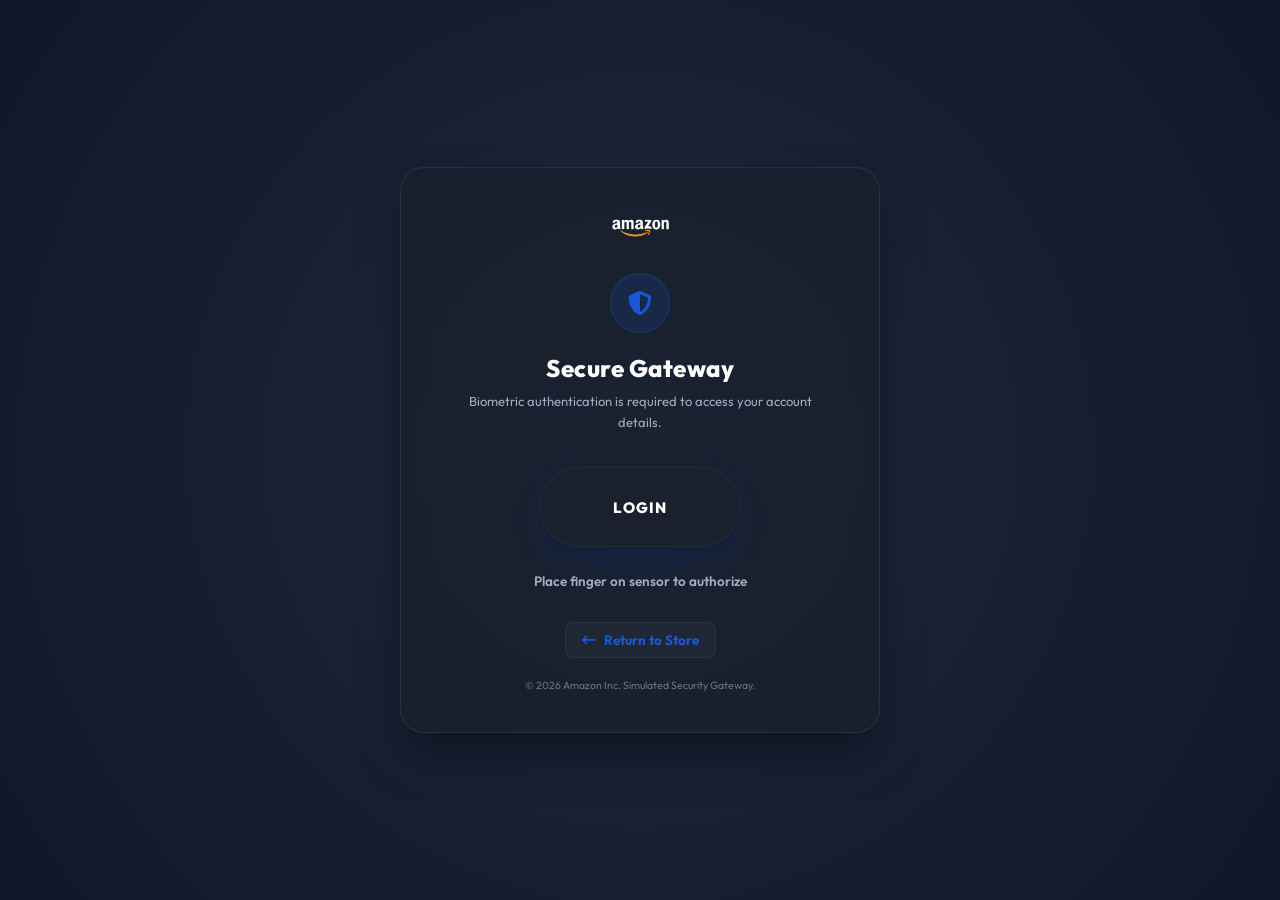
<file: index2.html>
<!DOCTYPE html>
<html lang="en">
<head>
    <meta charset="UTF-8" />
    <meta name="viewport" content="width=device-width, initial-scale=1.0" />
    <title>Amazon - Secure Biometric Gateway</title>
    <link rel="preconnect" href="https://fonts.googleapis.com">
    <link rel="preconnect" href="https://fonts.gstatic.com" crossorigin>
    <link href="https://fonts.googleapis.com/css2?family=Outfit:wght@300;400;500;600;700;800&display=swap" rel="stylesheet">
    <link rel="stylesheet" href="https://cdnjs.cloudflare.com/ajax/libs/font-awesome/6.4.0/css/all.min.css" />
    <link rel="stylesheet" href="style2.css" />
    <link rel="shortcut icon" href="images/fav.jpg" type="image/x-icon">
</head>
<body>
    <div class="secure-gateway-card">
        <!-- Secure Header -->
        <div class="gateway-header">
            <div class="gateway-logo"></div>
            <div class="lock-indicator animate-pulse">
                <i class="fa-solid fa-shield-halved"></i>
            </div>
            <h2>Secure Gateway</h2>
            <p>Biometric authentication is required to access your account details.</p>
        </div>

        <!-- Biometric Scanner Module -->
        <div class="biometric-outer-container">
            <div class="container" id="biometricContainer">
                <span class="text">LOGIN</span>
                <!-- Fingerprint Base SVG -->
                <svg class="fingerprint fingerprint-base" xmlns="http://www.w3.org/2000/svg" width="100" height="100" viewBox="0 0 100 100">
                    <g class="fingerprint-out" fill="none" stroke-width="2" stroke-linecap="round">
                        <path class="odd" d="m 25.117139,57.142857 c 0,0 -1.968558,-7.660465 -0.643619,-13.149003 1.324939,-5.488538 4.659682,-8.994751 4.659682,-8.994751" />
                        <path class="odd" d="m 31.925369,31.477584 c 0,0 2.153609,-2.934998 9.074971,-5.105078 6.921362,-2.17008 11.799844,-0.618718 11.799844,-0.618718" />
                        <path class="odd" d="m 57.131213,26.814448 c 0,0 5.127709,1.731228 9.899495,7.513009 4.771786,5.781781 4.772971,12.109204 4.772971,12.109204" />
                        <path class="odd" d="m 72.334009,50.76769 0.09597,2.298098 -0.09597,2.386485" />
                        <path class="even" d="m 27.849282,62.75 c 0,0 1.286086,-1.279223 1.25,-4.25 -0.03609,-2.970777 -1.606117,-7.675266 -0.625,-12.75 0.981117,-5.074734 4.5,-9.5 4.5,-9.5" />
                        <path class="even" d="m 36.224282,33.625 c 0,0 8.821171,-7.174484 19.3125,-2.8125 10.491329,4.361984 11.870558,14.952665 11.870558,14.952665" />
                        <path class="even" d="m 68.349282,49.75 c 0,0 0.500124,3.82939 0.5625,5.8125 0.06238,1.98311 -0.1875,5.9375 -0.1875,5.9375" />
                        <path class="odd" d="m 31.099282,65.625 c 0,0 1.764703,-4.224042 2,-7.375 0.235297,-3.150958 -1.943873,-9.276886 0.426777,-15.441942 2.370649,-6.165056 8.073223,-7.933058 8.073223,-7.933058" />
                        <path class="odd" d="m 45.849282,33.625 c 0,0 12.805566,-1.968622 17,9.9375 4.194434,11.906122 1.125,24.0625 1.125,24.0625" />
                        <path class="even" d="m 59.099282,70.25 c 0,0 0.870577,-2.956221 1.1875,-4.5625 0.316923,-1.606279 0.5625,-5.0625 0.5625,-5.0625" />
                        <path class="even" d="m 60.901059,56.286612 c 0,0 0.903689,-9.415996 -3.801777,-14.849112 -3.03125,-3.5 -7.329245,-4.723939 -11.867187,-3.8125 -5.523438,1.109375 -7.570313,5.75 -7.570313,5.75" />
                        <path class="even" d="m 34.072577,68.846248 c 0,0 2.274231,-4.165782 2.839205,-9.033748 0.443558,-3.821814 -0.49394,-5.649939 -0.714206,-8.05386 -0.220265,-2.403922 0.21421,-4.63364 0.21421,-4.63364" />
                        <path class="odd" d="m 37.774165,70.831845 c 0,0 2.692139,-6.147592 3.223034,-11.251208 0.530895,-5.103616 -2.18372,-7.95562 -0.153491,-13.647655 2.030229,-5.692035 8.108442,-4.538898 8.108442,-4.538898" />
                        <path class="odd" d="m 54.391174,71.715729 c 0,0 2.359472,-5.427681 2.519068,-16.175068 0.159595,-10.747388 -4.375223,-12.993087 -4.375223,-12.993087" />
                        <path class="even" d="m 49.474282,73.625 c 0,0 3.730297,-8.451831 3.577665,-16.493718 -0.152632,-8.041887 -0.364805,-11.869326 -4.765165,-11.756282 -4.400364,0.113044 -3.875,4.875 -3.875,4.875" />
                        <path class="even" d="m 41.132922,72.334447 c 0,0 2.49775,-5.267079 3.181981,-8.883029 0.68423,-3.61595 0.353553,-9.413359 0.353553,-9.413359" />
                        <path class="odd" d="m 45.161782,73.75 c 0,0 1.534894,-3.679847 2.40625,-6.53125 0.871356,-2.851403 1.28125,-7.15625 1.28125,-7.15625" />
                        <path class="odd" d="m 48.801947,56.125 c 0,0 0.234502,-1.809418 0.109835,-3.375 -0.124667,-1.565582 -0.5625,-3.1875 -0.5625,-3.1875" />
                    </g>
                </svg>
                <!-- Fingerprint Active Scan Line overlay -->
                <svg class="fingerprint fingerprint-active" xmlns="http://www.w3.org/2000/svg" width="100" height="100" viewBox="0 0 100 100">
                    <g class="fingerprint-out" fill="none" stroke-width="2" stroke-linecap="round">
                        <path class="odd" d="m 25.117139,57.142857 c 0,0 -1.968558,-7.660465 -0.643619,-13.149003 1.324939,-5.488538 4.659682,-8.994751 4.659682,-8.994751" />
                        <path class="odd" d="m 31.925369,31.477584 c 0,0 2.153609,-2.934998 9.074971,-5.105078 6.921362,-2.17008 11.799844,-0.618718 11.799844,-0.618718" />
                        <path class="odd" d="m 57.131213,26.814448 c 0,0 5.127709,1.731228 9.899495,7.513009 4.771786,5.781781 4.772971,12.109204 4.772971,12.109204" />
                        <path class="odd" d="m 72.334009,50.76769 0.09597,2.298098 -0.09597,2.386485" />
                        <path class="even" d="m 27.849282,62.75 c 0,0 1.286086,-1.279223 1.25,-4.25 -0.03609,-2.970777 -1.606117,-7.675266 -0.625,-12.75 0.981117,-5.074734 4.5,-9.5 4.5,-9.5" />
                        <path class="even" d="m 36.224282,33.625 c 0,0 8.821171,-7.174484 19.3125,-2.8125 10.491329,4.361984 11.870558,14.952665 11.870558,14.952665" />
                        <path class="even" d="m 68.349282,49.75 c 0,0 0.500124,3.82939 0.5625,5.8125 0.06238,1.98311 -0.1875,5.9375 -0.1875,5.9375" />
                        <path class="odd" d="m 31.099282,65.625 c 0,0 1.764703,-4.224042 2,-7.375 0.235297,-3.150958 -1.943873,-9.276886 0.426777,-15.441942 2.370649,-6.165056 8.073223,-7.933058 8.073223,-7.933058" />
                        <path class="odd" d="m 45.849282,33.625 c 0,0 12.805566,-1.968622 17,9.9375 4.194434,11.906122 1.125,24.0625 1.125,24.0625" />
                        <path class="even" d="m 59.099282,70.25 c 0,0 0.870577,-2.956221 1.1875,-4.5625 0.316923,-1.606279 0.5625,-5.0625 0.5625,-5.0625" />
                        <path class="even" d="m 60.901059,56.286612 c 0,0 0.903689,-9.415996 -3.801777,-14.849112 -3.03125,-3.5 -7.329245,-4.723939 -11.867187,-3.8125 -5.523438,1.109375 -7.570313,5.75 -7.570313,5.75" />
                        <path class="even" d="m 34.072577,68.846248 c 0,0 2.274231,-4.165782 2.839205,-9.033748 0.443558,-3.821814 -0.49394,-5.649939 -0.714206,-8.05386 -0.220265,-2.403922 0.21421,-4.63364 0.21421,-4.63364" />
                        <path class="odd" d="m 37.774165,70.831845 c 0,0 2.692139,-6.147592 3.223034,-11.251208 0.530895,-5.103616 -2.18372,-7.95562 -0.153491,-13.647655 2.030229,-5.692035 8.108442,-4.538898 8.108442,-4.538898" />
                        <path class="odd" d="m 54.391174,71.715729 c 0,0 2.359472,-5.427681 2.519068,-16.175068 0.159595,-10.747388 -4.375223,-12.993087 -4.375223,-12.993087" />
                        <path class="even" d="m 49.474282,73.625 c 0,0 3.730297,-8.451831 3.577665,-16.493718 -0.152632,-8.041887 -0.364805,-11.869326 -4.765165,-11.756282 -4.400364,0.113044 -3.875,4.875 -3.875,4.875" />
                        <path class="even" d="m 41.132922,72.334447 c 0,0 2.49775,-5.267079 3.181981,-8.883029 0.68423,-3.61595 0.353553,-9.413359 0.353553,-9.413359" />
                        <path class="odd" d="m 45.161782,73.75 c 0,0 1.534894,-3.679847 2.40625,-6.53125 0.871356,-2.851403 1.28125,-7.15625 1.28125,-7.15625" />
                        <path class="odd" d="m 48.801947,56.125 c 0,0 0.234502,-1.809418 0.109835,-3.375 -0.124667,-1.565582 -0.5625,-3.1875 -0.5625,-3.1875" />
                    </g>
                </svg>
                <!-- Verification Check SVG -->
                <svg class="ok" xmlns="http://www.w3.org/2000/svg" width="100" height="100" viewBox="0 0 100 100"><path d="M34.912 50.75l10.89 10.125L67 36.75" fill="none" stroke="#fff" stroke-width="6"/></svg>
            </div>
            <div class="biometric-status" id="biometricStatus">Place finger on sensor to authorize</div>
        </div>

        <!-- Secure Footer -->
        <div class="gateway-footer">
            <div class="back-to-store">
                <a href="index.html"><i class="fa-solid fa-arrow-left-long"></i> Return to Store</a>
            </div>
            <span class="copy">&copy; 2026 Amazon Inc. Simulated Security Gateway.</span>
        </div>
    </div>

    <script src="script.js"></script>
</body>
</html>
</file>
<file: style2.css>
@import url("https://fonts.googleapis.com/css2?family=Outfit:wght@300;400;500;600;700;800&display=swap");

/* ==========================================================================
   Full-Page Biometric Gateway Theme
   ========================================================================== */
*, *::before, *::after {
    margin: 0;
    padding: 0;
    box-sizing: border-box;
}

:root {
    --color-dominant: #FFFFFF;
    --color-secondary: #1A202C;
    --color-brand: #1A56DB;
    --color-brand-light: rgba(26, 86, 219, 0.15);
    --color-accent-orange: #FF6B00;
    --color-accent-crimson: #FF4D4D;
    --color-text-muted: #A0AEC0;
    --color-bg-dark: #0F172A; /* Slate Navy */
    --color-bg-charcoal: #1A202C;
    --transition-smooth: all 0.3s cubic-bezier(0.4, 0, 0.2, 1);
    --transition-elastic: all 0.5s cubic-bezier(0.175, 0.885, 0.32, 1.275);
}

html {
    font-family: "Outfit", sans-serif;
    font-size: 62.5%;
    -webkit-font-smoothing: antialiased;
    height: 100%;
}

body {
    height: 100%;
    background: radial-gradient(circle at center, #1E293B 0%, #0F172A 100%);
    color: var(--color-dominant);
    display: flex;
    align-items: center;
    justify-content: center;
    overflow: hidden;
    padding: 20px;
}

/* ==========================================================================
   Glassmorphic Secure Gateway Card
   ========================================================================== */
.secure-gateway-card {
    background: rgba(26, 32, 44, 0.65);
    backdrop-filter: blur(12px);
    -webkit-backdrop-filter: blur(12px);
    border: 1.5px solid rgba(255, 255, 255, 0.08);
    border-radius: 24px;
    padding: 4rem 3.5rem;
    max-width: 480px;
    width: 100%;
    box-shadow: 0 25px 50px -12px rgba(0, 0, 0, 0.5);
    display: flex;
    flex-direction: column;
    align-items: center;
    text-align: center;
    animation: fadeInUp 0.8s cubic-bezier(0.16, 1, 0.3, 1) both;
}

.gateway-header {
    margin-bottom: 3.5rem;
    display: flex;
    flex-direction: column;
    align-items: center;
}

/* Amazon Logo Simulation in Gateway */
.gateway-logo {
    background-image: url("Images/amazon_logo.png");
    background-size: contain;
    background-repeat: no-repeat;
    background-position: center;
    height: 40px;
    width: 130px;
    margin-bottom: 2.5rem;
}

.lock-indicator {
    width: 60px;
    height: 60px;
    background-color: var(--color-brand-light);
    color: var(--color-brand);
    border-radius: 50%;
    display: flex;
    align-items: center;
    justify-content: center;
    font-size: 2.4rem;
    margin-bottom: 2rem;
    border: 1.5px solid rgba(26, 86, 219, 0.3);
    animation: pulseGlow 2.5s infinite;
}

.gateway-header h2 {
    font-size: 2.4rem;
    font-weight: 800;
    color: var(--color-dominant);
    letter-spacing: 0.5px;
    margin-bottom: 8px;
}

.gateway-header p {
    font-size: 1.3rem;
    color: var(--color-text-muted);
    line-height: 1.6;
    padding: 0 10px;
}

/* ==========================================================================
   Fingerprint Scanning Module
   ========================================================================== */
.biometric-outer-container {
    display: flex;
    flex-direction: column;
    align-items: center;
    width: 100%;
    margin-bottom: 2rem;
}

.container {
    align-items: center;
    background: var(--color-bg-charcoal);
    border: 1.5px solid rgba(255, 255, 255, 0.05);
    border-radius: 40px;
    box-shadow: 0 14px 28px rgba(26, 86, 219, 0.15), 0 10px 10px rgba(0, 0, 0, 0.2);
    display: flex;
    height: 80px;
    justify-content: center;
    position: relative;
    width: 200px;
    cursor: pointer;
    transition: var(--transition-elastic);
    margin-bottom: 2.5rem;
}

.container:hover {
    transform: translateY(-3px) scale(1.03);
    box-shadow: 0 20px 30px rgba(26, 86, 219, 0.3);
    border-color: rgba(26, 86, 219, 0.4);
}

.container:active {
    transform: translateY(-1px) scale(0.98);
}

.text {
    color: var(--color-dominant);
    position: absolute;
    transition: opacity 300ms;
    user-select: none;
    font-size: 1.5rem;
    font-weight: 800;
    letter-spacing: 1px;
}

.fingerprint {
    left: -8px;
    opacity: 0;
    position: absolute;
    stroke: #4A5568;
    top: -9px;
    transition: opacity 1ms;
}

.fingerprint-active {
    stroke: var(--color-brand); /* Royal Blue scanner scanning! */
}

.fingerprint-out {
    opacity: 1;
}

.odd {
    stroke-dasharray: 0px 50px;
    stroke-dashoffset: 1px;
    transition: stroke-dasharray 1ms;
}

.even {
    stroke-dasharray: 50px 50px;
    stroke-dashoffset: -41px;
    transition: stroke-dashoffset 1ms;
}

.ok {
    opacity: 0;
}

/* Biometric Status Notice */
.biometric-status {
    font-size: 1.35rem;
    font-weight: 600;
    color: #A0AEC0;
    min-height: 20px;
    transition: var(--transition-smooth);
}

/* ==========================================================================
   Scanning Keyframe Triggers
   ========================================================================== */
.active.container {
    animation: 6s Container;
}

.active .text {
    opacity: 0;
    animation: 6s Text forwards;
}

.active .fingerprint {
    opacity: 1;
    transition: opacity 300ms 200ms;
}

.active .fingerprint-base .odd {
    stroke-dasharray: 50px 50px;
    transition: stroke-dasharray 800ms 100ms;
}

.active .fingerprint-base .even {
    stroke-dashoffset: 0px;
    transition: stroke-dashoffset 800ms;
}

.active .fingerprint-active .odd {
    stroke-dasharray: 50px 50px;
    transition: stroke-dasharray 2000ms 1500ms;
}

.active .fingerprint-active .even {
    stroke-dashoffset: 0px;
    transition: stroke-dashoffset 2000ms 1300ms;
}

.active .fingerprint-out {
    opacity: 0;
    transition: opacity 300ms 4100ms;
}

.active .ok {
    opacity: 1;
    animation: 6s Ok forwards;
}

/* ==========================================================================
   Gateway Footer
   ========================================================================== */
.gateway-footer {
    width: 100%;
    margin-top: 1rem;
    display: flex;
    flex-direction: column;
    align-items: center;
    gap: 2rem;
}

.back-to-store a {
    color: var(--color-brand);
    font-size: 1.35rem;
    font-weight: 700;
    text-decoration: none;
    display: inline-flex;
    align-items: center;
    gap: 8px;
    transition: var(--transition-smooth);
    padding: 8px 16px;
    border-radius: 8px;
    background: rgba(255, 255, 255, 0.03);
    border: 1px solid rgba(255, 255, 255, 0.05);
}

.back-to-store a:hover {
    color: var(--color-accent-orange);
    background-color: var(--color-brand-light);
    border-color: rgba(255, 107, 0, 0.2);
    transform: translateX(-3px);
}

.copy {
    font-size: 1.05rem;
    color: rgba(160, 174, 192, 0.6);
}

/* ==========================================================================
   Keyframes Definitions
   ========================================================================== */
@keyframes Container {
    0% { width: 200px }
    6% { width: 80px }
    71% { transform: scale(1); }
    75% { transform: scale(1.18); }
    77% { transform: scale(1); }
    94% { width: 80px }
    100% { width: 200px }
}

@keyframes Text {
    0% { opacity: 1; transform: scale(1); }
    6% { opacity: 0; transform: scale(0.5); }
    94% { opacity: 0; transform: scale(0.5); }
    100% { opacity: 1; transform: scale(1); }
}

@keyframes Ok {
    0% { opacity: 0 }
    70% { opacity: 0; transform: scale(0); }
    75% { opacity: 1; transform: scale(1.1); }
    77% { opacity: 1; transform: scale(1); }
    92% { opacity: 1; transform: scale(1); }
    96% { opacity: 0; transform: scale(0.5); }
    100% { opacity: 0 }
}

@keyframes fadeInUp {
    from {
        opacity: 0;
        transform: translateY(20px);
    }
    to {
        opacity: 1;
        transform: translateY(0);
    }
}

@keyframes pulseGlow {
    0%, 100% {
        box-shadow: 0 0 0 0 rgba(26, 86, 219, 0.4);
        transform: scale(1);
    }
    50% {
        box-shadow: 0 0 15px 5px rgba(26, 86, 219, 0.25);
        transform: scale(1.03);
    }
}
</file>
